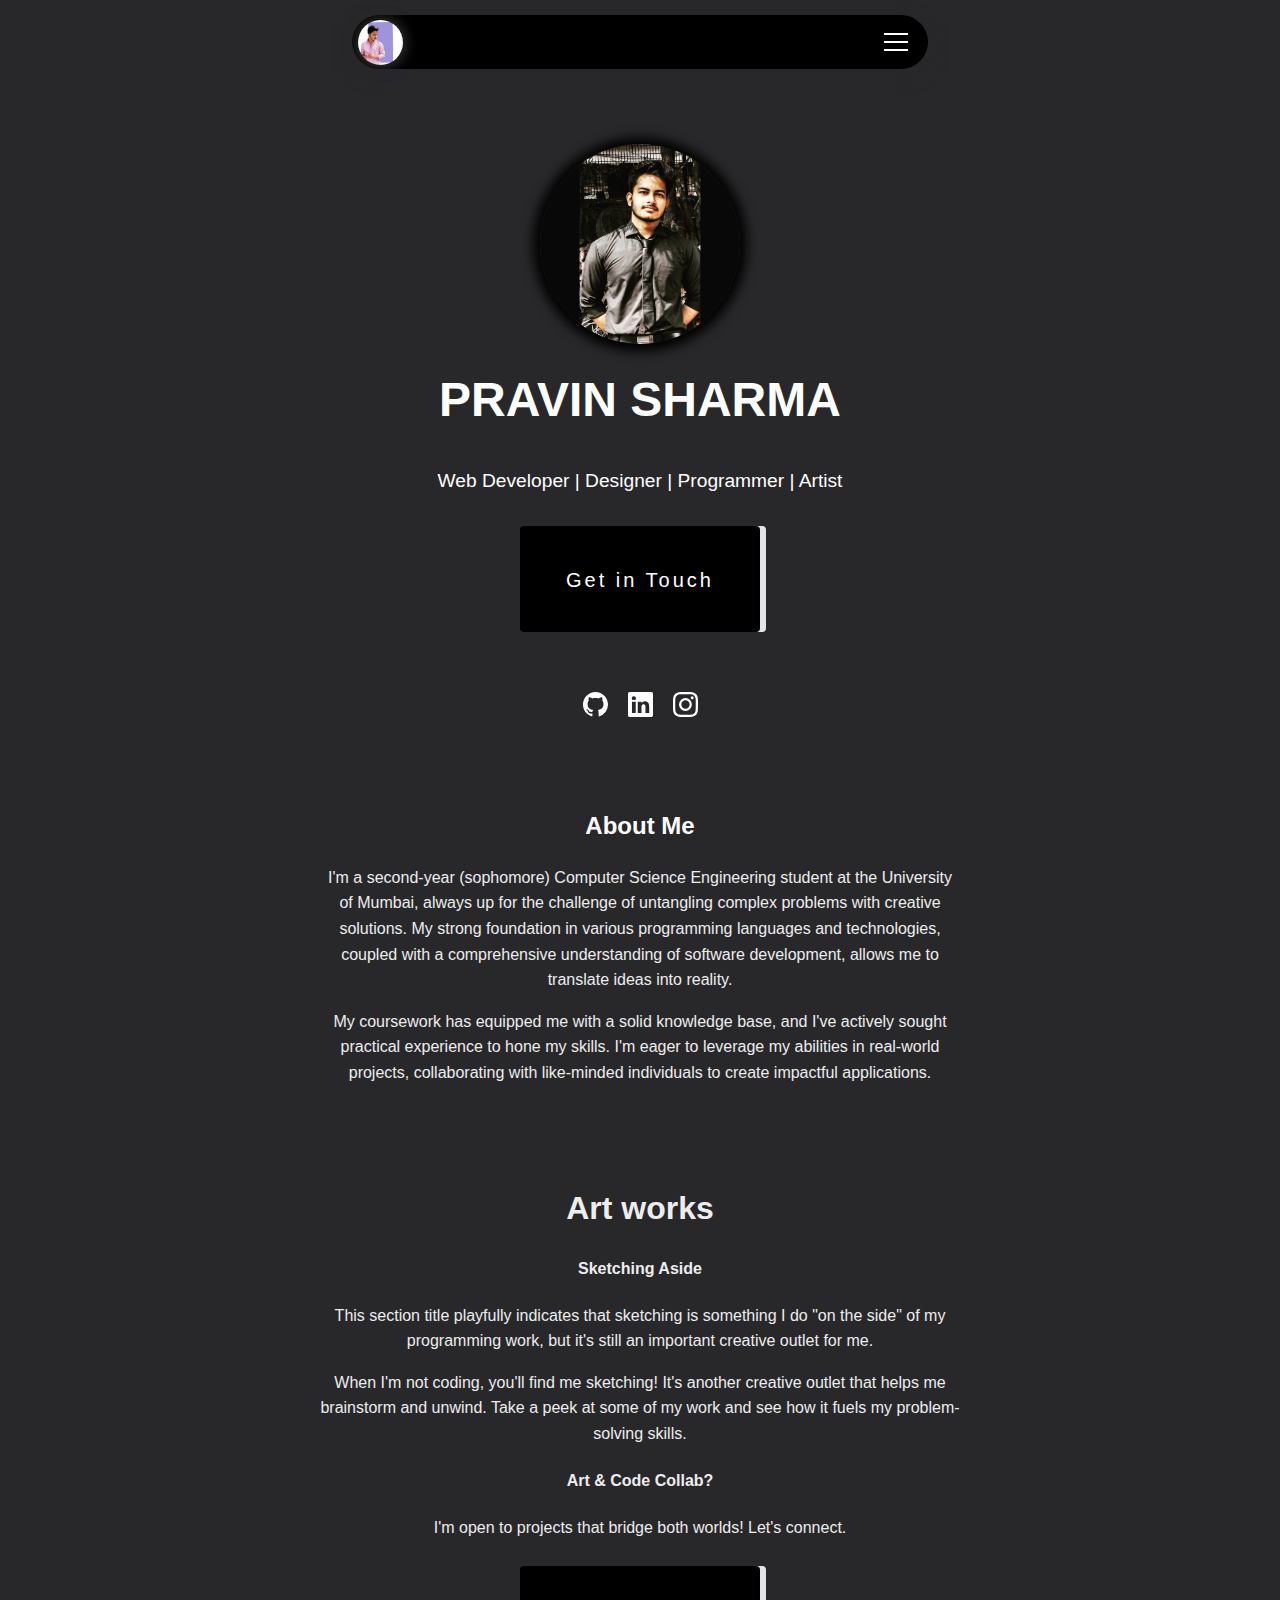
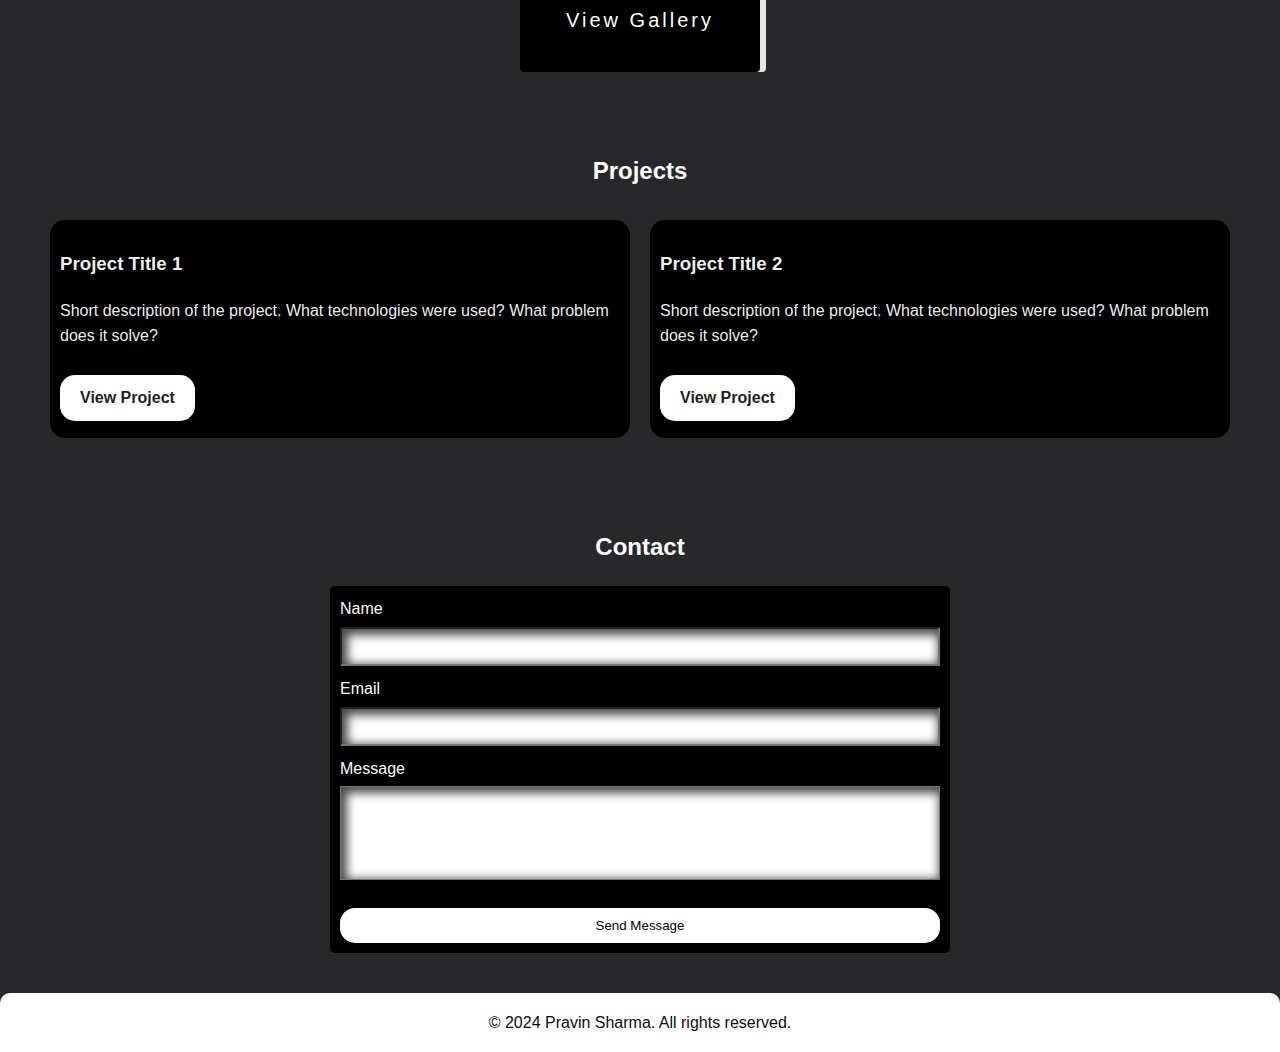
<file: index.html>
<!DOCTYPE html>
<html lang="en">
<head>
    <meta charset="UTF-8">
    <meta name="viewport" content="width=device-width, initial-scale=1.0">
    <title>PRAVIN SHARMA | Portfolio</title>
    <link rel="stylesheet" href="styles.css">
</head>
<body>

    <div id="loader">
        <div class="spinner"></div>
    </div>

    <header>
        <nav class="navbar">
            <div class="pic">
                <a href="#home"><img src="images/IMG_20240602_010104.jpg" alt="Your Logo" height="40px"></a>
            </div>
            <div class="hamburger" onclick="toggleMenu()">
                <div class="bar"></div>
                <div class="bar"></div>
                <div class="bar"></div>
            </div>
        </div>
        <ul class="nav-links">
            <li><a href="index.html#home">Home</a></li>
            <li><a href="index.html#about">About</a></li>
            <li><a href="index.html#projects">Projects</a></li>
            <li><a href="index.html#contact">Contact</a></li>
        </ul>
        </nav>
    </header>

    <!-- <div class="eye">
        <svg class="sharingan" viewBox="0 0 100 100">
          <g id="full_pupil">
            <circle id="iris" r="30" cx="50%" cy="50%"></circle>
            <circle id="pupil" r="10" cx="50%" cy="50%"></circle>
            
            <text id="iris_anomaly" class="iris_anomaly" transform="rotate(180 30,8)">,</text>
            <use href="#iris_anomaly" transform="rotate(120 50,50)" fill="black"></use>
            <use href="#iris_anomaly" transform="rotate(240 50,50)" fill="black"></use>
          </g>
        </svg>
    </div> -->


    <section id="home">
        <div class="intro">
            <div class="profile-photo" onclick="toggleFullScreenProfile()">
                <img src="images/IMG_20240321_002255_626.jpg" alt="Your Profile Photo" class="profile-photo" height="150px">
              </div>
              <div class="fullscreen-bg"></div> <!-- The blurred background -->
            
            <!-- <div class="glitch-wrapper">
                <div class="glitch" data-glitch="PRAVIN SHARMA">PRAVIN SHARMA</div>
             </div> -->
             <div class="gap"> 
                <div class="name-container">
                    <h1 id="page-name">PRAVIN SHARMA</h1>
                 </div>
            </div>
            <p>Web Developer | Designer | Programmer | Artist</p>
            <a href="#contact" class="button-49">Get in Touch</a>
        </div>
        <div class="socials">
            <a href="https://github.com/known-27"><svg xmlns="http://www.w3.org/2000/svg" width="25" height="25" fill="currentColor" class="bi bi-github" viewBox="0 0 16 16">
                <path d="M8 0C3.58 0 0 3.58 0 8c0 3.54 2.29 6.53 5.47 7.59.4.07.55-.17.55-.38 0-.19-.01-.82-.01-1.49-2.01.37-2.53-.49-2.69-.94-.09-.23-.48-.94-.82-1.13-.28-.15-.68-.52-.01-.53.63-.01 1.08.58 1.23.82.72 1.21 1.87.87 2.33.66.07-.52.28-.87.51-1.07-1.78-.2-3.64-.89-3.64-3.95 0-.87.31-1.59.82-2.15-.08-.2-.36-1.02.08-2.12 0 0 .67-.21 2.2.82.64-.18 1.32-.27 2-.27s1.36.09 2 .27c1.53-1.04 2.2-.82 2.2-.82.44 1.1.16 1.92.08 2.12.51.56.82 1.27.82 2.15 0 3.07-1.87 3.75-3.65 3.95.29.25.54.73.54 1.48 0 1.07-.01 1.93-.01 2.2 0 .21.15.46.55.38A8.01 8.01 0 0 0 16 8c0-4.42-3.58-8-8-8"/>
              </svg></a>
            <a href="https://www.linkedin.com/in/pravin-sharma-505282285/"><svg xmlns="http://www.w3.org/2000/svg" width="25" height="25" fill="currentColor" class="bi bi-linkedin" viewBox="0 0 16 16">
                <path d="M0 1.146C0 .513.526 0 1.175 0h13.65C15.474 0 16 .513 16 1.146v13.708c0 .633-.526 1.146-1.175 1.146H1.175C.526 16 0 15.487 0 14.854zm4.943 12.248V6.169H2.542v7.225zm-1.2-8.212c.837 0 1.358-.554 1.358-1.248-.015-.709-.52-1.248-1.342-1.248S2.4 3.226 2.4 3.934c0 .694.521 1.248 1.327 1.248zm4.908 8.212V9.359c0-.216.016-.432.08-.586.173-.431.568-.878 1.232-.878.869 0 1.216.662 1.216 1.634v3.865h2.401V9.25c0-2.22-1.184-3.252-2.764-3.252-1.274 0-1.845.7-2.165 1.193v.025h-.016l.016-.025V6.169h-2.4c.03.678 0 7.225 0 7.225z"/>
              </svg></a>
            <a href="https://www.instagram.com/_pravinsharma__/"><svg xmlns="http://www.w3.org/2000/svg" width="25" height="25" fill="currentColor" class="bi bi-instagram" viewBox="0 0 16 16">
                <path d="M8 0C5.829 0 5.556.01 4.703.048 3.85.088 3.269.222 2.76.42a3.9 3.9 0 0 0-1.417.923A3.9 3.9 0 0 0 .42 2.76C.222 3.268.087 3.85.048 4.7.01 5.555 0 5.827 0 8.001c0 2.172.01 2.444.048 3.297.04.852.174 1.433.372 1.942.205.526.478.972.923 1.417.444.445.89.719 1.416.923.51.198 1.09.333 1.942.372C5.555 15.99 5.827 16 8 16s2.444-.01 3.298-.048c.851-.04 1.434-.174 1.943-.372a3.9 3.9 0 0 0 1.416-.923c.445-.445.718-.891.923-1.417.197-.509.332-1.09.372-1.942C15.99 10.445 16 10.173 16 8s-.01-2.445-.048-3.299c-.04-.851-.175-1.433-.372-1.941a3.9 3.9 0 0 0-.923-1.417A3.9 3.9 0 0 0 13.24.42c-.51-.198-1.092-.333-1.943-.372C10.443.01 10.172 0 7.998 0zm-.717 1.442h.718c2.136 0 2.389.007 3.232.046.78.035 1.204.166 1.486.275.373.145.64.319.92.599s.453.546.598.92c.11.281.24.705.275 1.485.039.843.047 1.096.047 3.231s-.008 2.389-.047 3.232c-.035.78-.166 1.203-.275 1.485a2.5 2.5 0 0 1-.599.919c-.28.28-.546.453-.92.598-.28.11-.704.24-1.485.276-.843.038-1.096.047-3.232.047s-2.39-.009-3.233-.047c-.78-.036-1.203-.166-1.485-.276a2.5 2.5 0 0 1-.92-.598 2.5 2.5 0 0 1-.6-.92c-.109-.281-.24-.705-.275-1.485-.038-.843-.046-1.096-.046-3.233s.008-2.388.046-3.231c.036-.78.166-1.204.276-1.486.145-.373.319-.64.599-.92s.546-.453.92-.598c.282-.11.705-.24 1.485-.276.738-.034 1.024-.044 2.515-.045zm4.988 1.328a.96.96 0 1 0 0 1.92.96.96 0 0 0 0-1.92m-4.27 1.122a4.109 4.109 0 1 0 0 8.217 4.109 4.109 0 0 0 0-8.217m0 1.441a2.667 2.667 0 1 1 0 5.334 2.667 2.667 0 0 1 0-5.334"/>
              </svg></a>
        </div>
    </section>

    <section id="about">
        <h2 class="about-me">About Me</h2>
        <p class="fit">
            I'm a second-year (sophomore) Computer Science Engineering student at the University of Mumbai, always up for the challenge of untangling complex problems with creative solutions. My strong foundation in various programming languages and technologies, coupled with a comprehensive understanding of software development, allows me to translate ideas into reality.
          </p>
          <p class="fit">
            My coursework has equipped me with a solid knowledge base, and I've actively sought practical experience to hone my skills. I'm eager to leverage my abilities in real-world projects, collaborating with like-minded individuals to create impactful applications.
          </p>
    </section>

    <section id="sketch">
        <h1 class="my-sektch">Art works</h1>
        <h4>Sketching Aside</h4>
        <p class="fit">
            This section title playfully indicates that sketching is something I do "on the side" of my programming work, but it's still an important creative outlet for me.
          </p>
          <p class="fit">
            When I'm not coding, you'll find me sketching! It's another creative outlet that helps me brainstorm and unwind. Take a peek at some of my work and see how it fuels my problem-solving skills.
          </p>
          <h4>Art & Code Collab?</h4>
          <p class="fit">
            I'm open to projects that bridge both worlds! Let's connect.
          </p>
          <a href="sketches.html" class="button-49">View Gallery</a>
    </section>

    <section id="projects">
        <h2>Projects</h2>
        <div class="project-list">
            <div class="project-item">
                <h3>Project Title 1</h3>
                <p>Short description of the project. What technologies were used? What problem does it solve?</p>
                <div class="text-box">
                    <a href="project-link.html" class="btn btn-white btn-animate"><b>View Project</b></a>
                </div>
            </div>
            <div class="project-item">
                <h3>Project Title 2</h3>
                <p>Short description of the project. What technologies were used? What problem does it solve?</p>
                <div class="text-box">
                    <a href="project-link.html" class="btn btn-white btn-animate"><b>View Project</b></a>
                </div>
            </div>
            <!-- To Add more projects as needed -->
        </div>
    </section>

    <section id="contact">
        <h2>Contact</h2>
        <form action="/contact.php" method="post">
            <label for="name">Name</label>
            <input type="text" id="name" name="name" required>
            
            <label for="email">Email</label>
            <input type="email" id="email" name="email" required>
            
            <label for="message">Message</label>
            <textarea id="message" name="message" required></textarea>
            
            <button type="submit" name="submit" class="btn">Send Message</button>
        </form>
    </section>
     

    <footer>
        <p>&copy; 2024 Pravin Sharma. All rights reserved.</p>
    </footer>

    <script>
        window.addEventListener('load', function() {
            var loader = document.getElementById("loader");
            loader.style.display = "none";
        });
    </script>

    <script type="text/javascript">
        document.addEventListener('contextmenu', function(event) {
            event.preventDefault();
        });
    </script>

    <script src="scripts.js"></script>
</body>
</html>
</file>
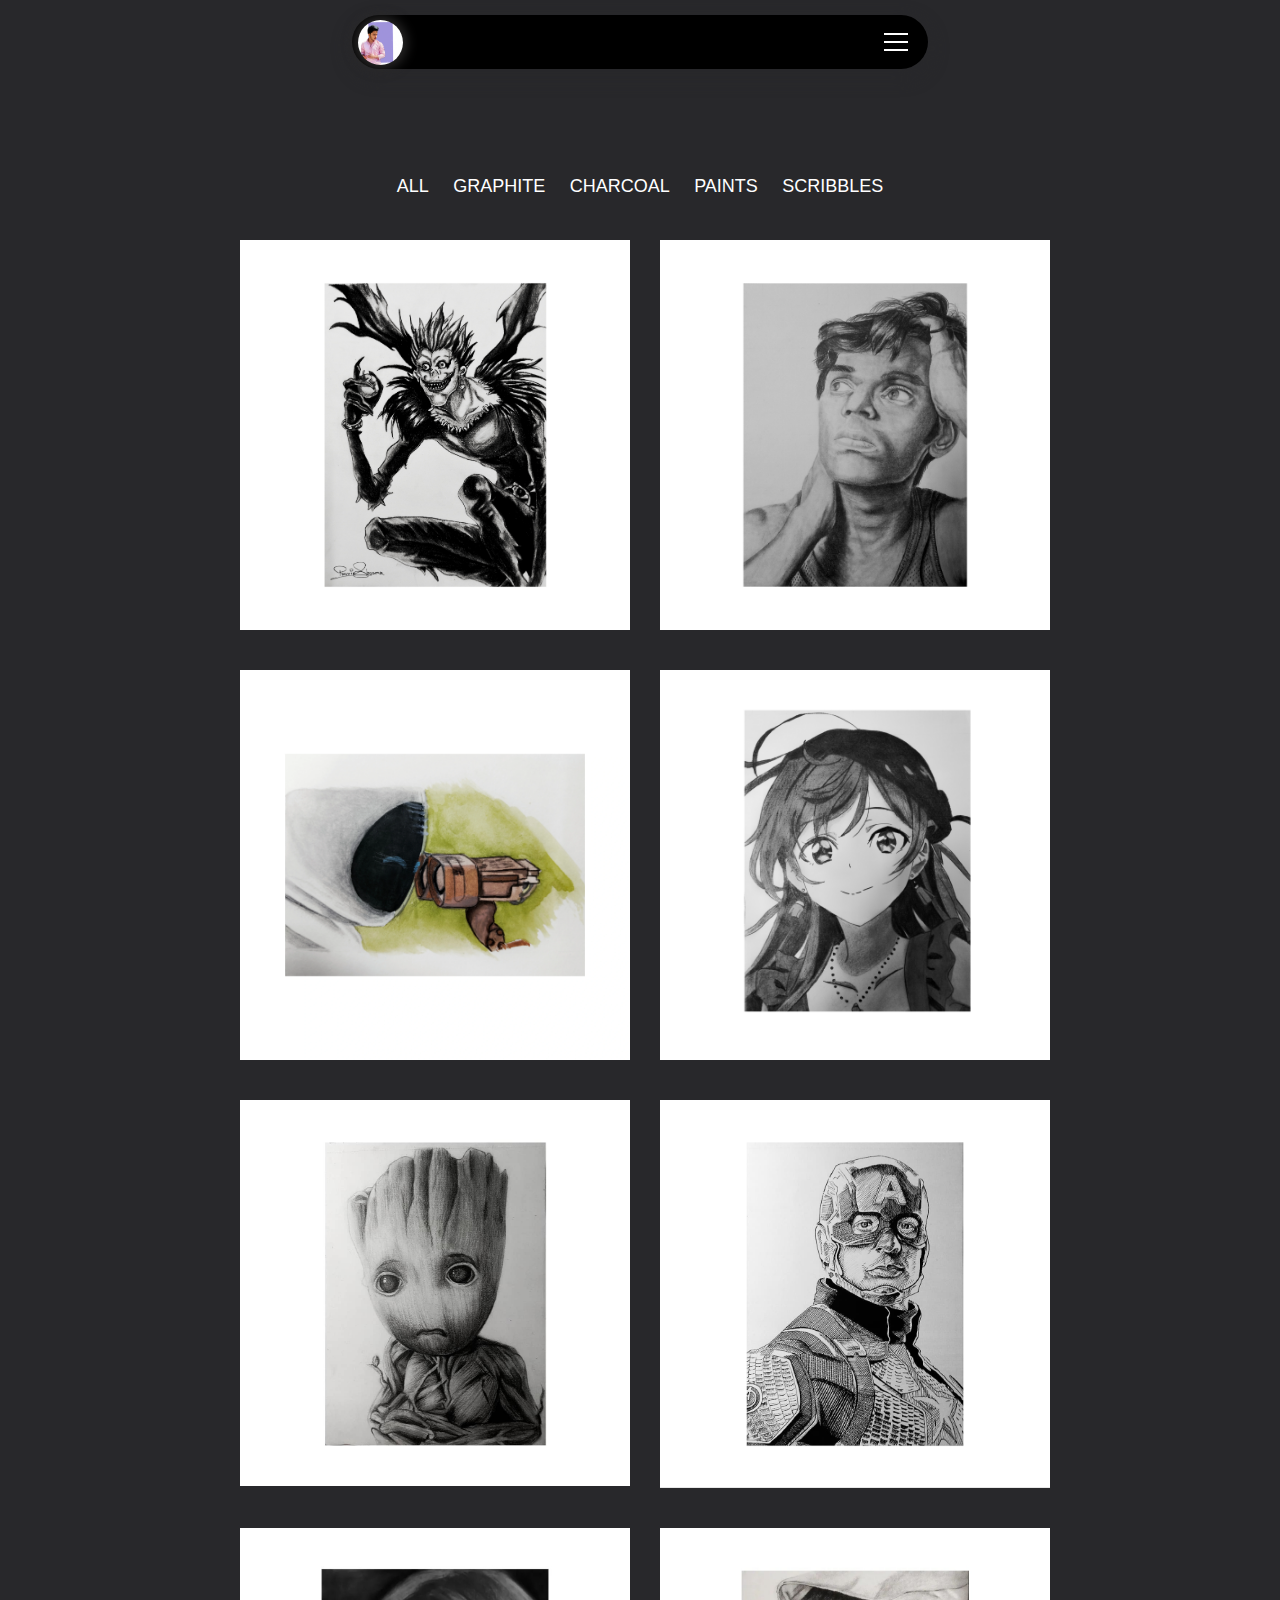
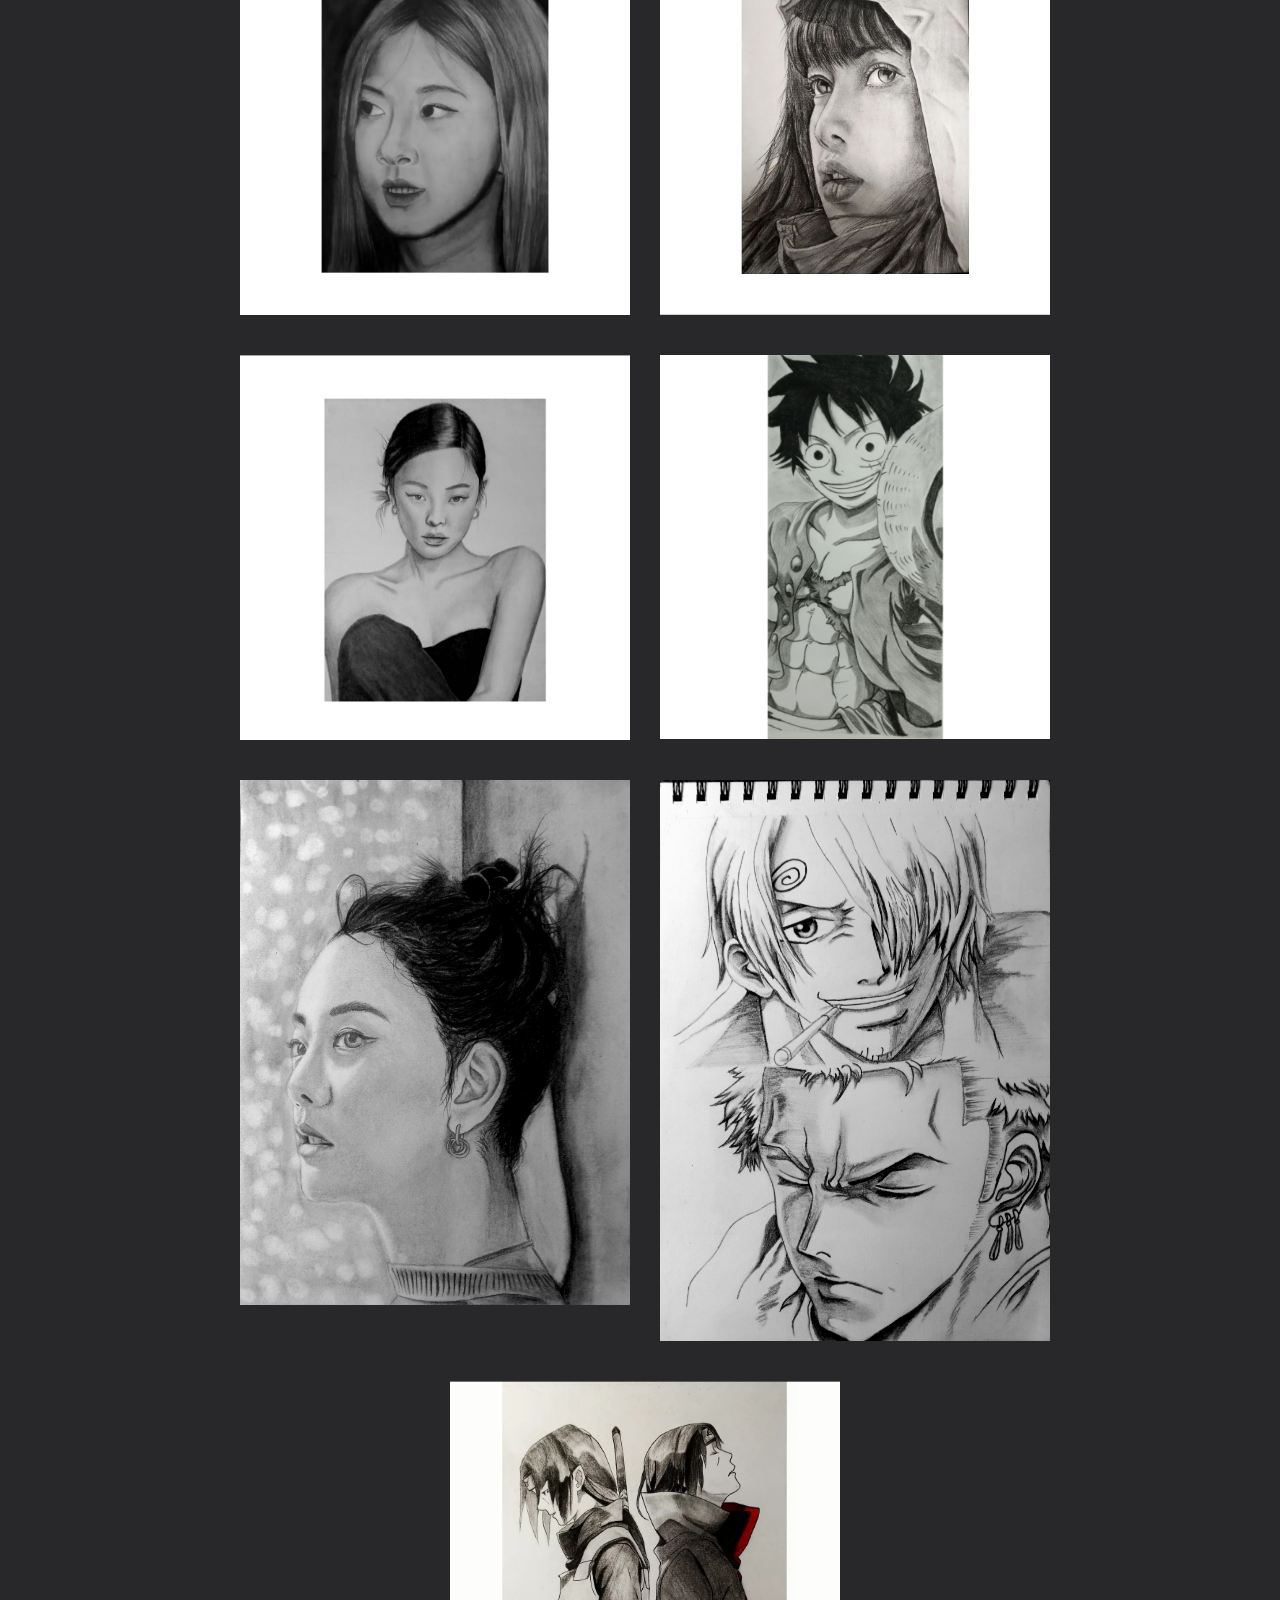
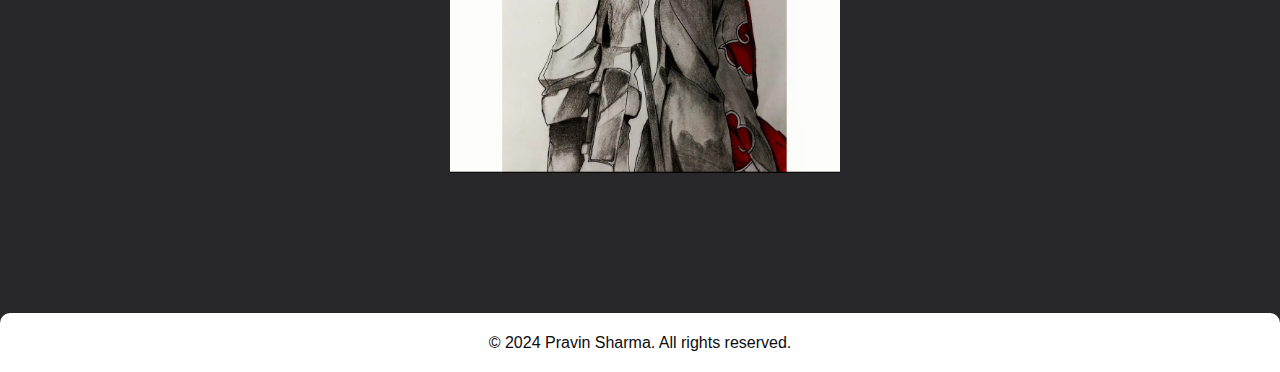
<file: sketches.html>
<!DOCTYPE html>
<html lang="en">
<head>
    <meta charset="UTF-8">
    <meta name="viewport" content="width=device-width, initial-scale=1.0">
    <title>PRAVIN SHARMA | Portfolio</title>
    <link rel="stylesheet" href="styles.css">
</head>
<body>

    <div id="loader">
        <div class="spinner"></div>
    </div>

    <header>
        <nav class="navbar">
            <div class="pic">
                <a href="index.html#home"><img src="images/IMG_20240602_010104.jpg" alt="Your Logo" height="40px"></a>
            </div>
            <div class="hamburger" onclick="toggleMenu()">
                <div class="bar"></div>
                <div class="bar"></div>
                <div class="bar"></div>
            </div>
        </div>
        <ul class="nav-links">
            <li><a href="index.html#home">Home</a></li>
            <li><a href="index.html#about">About</a></li>
            <li><a href="index.html#projects">Projects</a></li>
            <li><a href="index.html#contact">Contact</a></li>
        </ul>
        </nav>
    </header>

    <section class="gallery">
        <div class="container">
            <div class="row">
                <div class="gallery-filter">
                    <span class="filter-item active" data-filter="all">All</span>
                    <span class="filter-item" data-filter="graphite">Graphite</span>
                    <span class="filter-item" data-filter="charcoal">Charcoal</span>
                    <span class="filter-item" data-filter="paints">Paints</span>
                    <span class="filter-item" data-filter="scribbles">Scribbles</span>
                </div>
            </div>
            <div class="row">
                <!-- gallery item start -->
            <div class="gallery-item charcoal">
                <div class="gallery-item-inner">
                    <img src="sketches/IMG_20211211_000916_435.jpg" alt="shinigami-ryuk"  class="thumbnail">
                </div>
            </div>
            <!-- gellery item end -->
            <!-- gallery item start -->
            <div class="gallery-item graphite">
                <div class="gallery-item-inner">
                    <img src="sketches/IMG_20211202_204921_433.jpg" alt="shawn"  class="thumbnail">
                </div>
            </div>
            <!-- gellery item end -->
            <!-- gallery item start -->
            <div class="gallery-item paints">
                <div class="gallery-item-inner">
                    <img src="sketches/IMG_20240414_205806_056.webp" alt="wall-E"  class="thumbnail">
                </div>
            </div>
            <!-- gellery item end -->
            <!-- gallery item start -->
            <div class="gallery-item graphite">
                <div class="gallery-item-inner">
                    <img src="sketches/Picsart_22-10-09_15-39-43-462.jpg" alt="mizuhara" class="thumbnail">
                </div>
            </div>
            <!-- gellery item end -->
            <!-- gallery item start -->
            <div class="gallery-item charcoal">
                <div class="gallery-item-inner">
                    <img src="sketches/Screenshot_2023-01-29-11-47-58-48_1c337646f29875672b5a61192b9010f9.jpg" alt="i am groot" class="thumbnail">
                </div>
            </div>
            <!-- gellery item end -->
            <!-- gallery item start -->
            <div class="gallery-item">
                <div class="gallery-item-inner">
                    <img src="sketches/Screenshot_2023-01-29-11-48-47-96_1c337646f29875672b5a61192b9010f9.jpg" alt="captain america" class="thumbnail">
                </div>
            </div>
            <!-- gellery item end -->
            <!-- gallery item start -->
            <div class="gallery-item graphite">
                <div class="gallery-item-inner">
                    <img src="sketches/Screenshot_2023-01-30-21-10-30-70_1c337646f29875672b5a61192b9010f9.jpg" alt="blackPink" class="thumbnail">
                </div>
            </div>
            <!-- gellery item end -->
            <!-- gallery item start -->
            <div class="gallery-item graphite">
                <div class="gallery-item-inner">
                    <img src="sketches/Screenshot_2023-01-30-21-10-46-24_1c337646f29875672b5a61192b9010f9.jpg" alt="blackPink" class="thumbnail">
                </div>
            </div>
            <!-- gellery item end -->
            <!-- gallery item start -->
            <div class="gallery-item graphite charcoal">
                <div class="gallery-item-inner">
                    <img src="sketches/Screenshot_2023-01-30-21-11-01-07_1c337646f29875672b5a61192b9010f9.jpg" alt="blackPink" class="thumbnail">
                </div>
            </div>
            <!-- gellery item end -->
            <!-- gallery item start -->
            <div class="gallery-item charcoal">
                <div class="gallery-item-inner">
                    <img src="sketches/IMG_20210616_025751.jpg" alt="luffy" class="thumbnail">
                </div>
            </div>
            <!-- gellery item end -->
            <!-- gallery item start -->
            <div class="gallery-item graphite charcoal">
                <div class="gallery-item-inner">
                    <img src="sketches/IMG_20211006_142048-01.jpg" alt="blackPink" class="thumbnail">
                </div>
            </div>
            <!-- gellery item end -->
            <!-- gallery item start -->
            <div class="gallery-item charcoal">
                <div class="gallery-item-inner">
                    <img src="sketches/IMG_20210914_174254-01.jpg" alt="sanju zoro" class="thumbnail">
                </div>
            </div>
            <!-- gellery item end -->
            <!-- gallery item start -->
            <div class="gallery-item charcoal">
                <div class="gallery-item-inner">
                    <img src="sketches/IMG_20230129_114719.jpg" alt="itachi" class="thumbnail">
                </div>
            </div>
            <!-- gellery item end -->
            </div>

            <div id="image-modal" class="modal">
                <span class="close">&times;</span>
                <img class="modal-content" id="modal-image">
            </div>
            
        </div>
    </section>

    <footer>
        <p>&copy; 2024 Pravin Sharma. All rights reserved.</p>
    </footer>

    <script>
        window.addEventListener('load', function() {
            var loader = document.getElementById("loader");
            loader.style.display = "none";
        });
    </script>

    <script type="text/javascript">
        document.addEventListener('contextmenu', function(event) {
            event.preventDefault();
        });
    </script>

    <script src="scripts.js"></script>
</body>
</html>
</file>
<file: styles.css>
@keyframes appear {
   from {
      opacity: 0;
      scale: 0.7;

   }
   to {
      opacity: 1;
      scale: 1;
   }
}

body {
    font-family: Arial, sans-serif;
    line-height: 1.6;
    margin: 0;
    padding: 0;
    background: #28282B;
    color: white;
}

header {
   /* background: linear-gradient(180deg, #4d046f 0%, #9b0eb0 100%); */
   background-color: #000000;
    color: #000000;
    padding: 2px 0;
    position: relative;
    position: sticky;
    top: 15px;
    height: 50px;
    width: 600px;
    z-index: 1000;
    border-radius: 50px 50px 50px 50px;
    display: flex;
    align-items: center; 
    margin: 0 auto; 
    box-shadow: 0 6.5px 15px 10px #28282B;
}

@media  (max-width: 1400px) {
   header {
      /* background: linear-gradient(180deg, #4d046f 0%, #9b0eb0 100%); */
      background-color: #000000;
       color: #000000;
       padding: 2px 0;
       position: sticky;
       align-self: center;
       top: 15px;
       left: 27%;
       right: 30%;
       width: 45%;
       height: 50px;
       z-index: 1000;
       border-radius: 50px 50px 50px 50px;
       box-shadow: 0 6.5px 15px 4px #28282B;
   }
}

html {
   scroll-behavior: smooth; 
 }
 
 section {
   scroll-snap-align: start;
 }
 
.navbar {
    display: flex;
    justify-content: space-between;
    align-items: center;
    max-width: 200px;
    margin: 0 0;
    padding: 0 18px;
}

.pic img {
   width: 45px; 
   height: auto;
   display: flex;
   justify-content: left;
   border-radius: 50%;
   box-shadow: 0 0.5px 12px 4px #2b2a2a;
 }

 .pic {
   perspective: 1000px; 
   position: relative;
   right: 13px;
 }

 @media (max-width: 1400px) {
   .pic {
      perspective: 1000px;
      position: relative;
      right: 12px;
    }
 }
 
 .pic img {
   width: 45px;
   height: auto;
   transition: transform 0.6s;
   transform-style: preserve-3d;
 }
 
 .pic:hover img {
   transform: rotateZ(720deg);
 }
 
 


.nav-links {
    list-style: none;
    display: flex;
    padding: 1px 1px 0px 5px;
}
.nav-links li a {
   position: relative;
   display: inline-block;
   color: #ffffff;
 }
 
 .nav-links li a::after {
   content: '';
   position: absolute;
   bottom: -2px; 
   left: 0;
   width: 0;
   height: 2px;
   background-color: rgb(255, 0, 0);
   transition: width 0.4s ease-in-out;
 }
 
 .nav-links li a:hover::after {
   width: 100%;
   
 }
 
 

.nav-links li {
    margin: 0 40px;
}  

.nav-links a {
    color: #000000;
    text-decoration: none;
    font-size: 1em;
}

@media (max-width: 1400px) {
   .hamburger {
      display: flex;
      flex-direction: column;
      justify-content: space-around;
      width: 24px;
      height: 24px;
      cursor: pointer;
      z-index: 1;
      position: absolute;
      right: 20px;
      bottom: 15px;
    }
}

 
 .bar {
   width: 100%;
   height: 2px;
   background-color: #ffffff;
 }
 
 
 
@media (max-width: 1400px) {
    .nav-links {
        display: none;
        flex-direction: column;
        width: 100%;
        position: absolute;
        top: 60px;
        left: 0;
        /* background: linear-gradient(180deg, #4d046f 0%, #9b0eb0 100%); */
        background-color: #000000;
        border-radius: 10px;
        box-shadow: 0 7.5px 13px 3px #28282B;
    }

    .nav-links li {
        text-align: center;
        margin: 10px 0;
    }

    .hamburger {
        display: flex;
    }

    .nav-links.active {
        display: flex;
    }
}


                                                            /* introduction part */
.intro {
    background: transparent;
    padding: 50px;
    text-align: center;
}


                                                            /* profile photo */
.profile-photo {
   box-shadow: 0 0.5px 12px 7px #000000;
   display: inline-block;
   overflow: hidden;
   border-radius: 50%;
   transition: transform 0.3s ease-in-out;
   position: relative;
   z-index: 1;
   cursor: pointer;
 }
 
 .profile-photo img {
   display: block;
   width: 200px;
   height: auto;
 }
 
 .profile-photo:hover {
   transform: scale(1.2);
 }
 
 .profile-photo.active {
   position: fixed;
   top: 55%;
   left: 50%;
   transform: translate(-50%, -50%) scale(1.6);
   z-index: 2;
 }
 
 .profile-photo.active img {
   max-width: 100%;
   max-height: 100vh;
   object-fit: contain;
 }
 
 .fullscreen-bg {
   position: fixed;
   top: 0;
   left: 0;
   width: 100vw;
   height: 100vh;
   background-color: rgba(0, 0, 0, 0.5);
   backdrop-filter: blur(10px);
   z-index: 1; 
   display: none;
 }
 
 .profile-photo.active img {
   max-width: 100%; 
   max-height: 100vh;
   object-fit: contain;
 }
 
 .profile-photo.active + .fullscreen-bg {
   display: block;
 }


 .socials {
   display: flex;
   justify-content: center;
   animation: appear linear;
   animation-timeline: view();
   animation-range: entry 0% cover 30%;
}
.socials a {
   display: flex;
   padding: 10px;
   color: white;
   transition: transform 0.3s ease, color 0.3s ease;
   position: relative; 
   overflow: hidden;
}

.socials a:hover {
   transform: scale(1.3);
   transform: translateY(-3px);
   /* box-shadow: 4px 4px 0px 2px #ff0101; */
   color: #000000; /* Change this to the desired hover color */
}

.socials a:active {
   transform: translateY(-1px);
   /* box-shadow: 4px 4px 0px 2px #ff0101; */
}

.socials a::after {
   content: "";
   display: block;
   position: absolute;
   width: 100%;
   height: 100%;
   top: 0;
   left: 0;
   background-color: rgba(255, 255, 255, 0);
   z-index: -1;
   transition: all 0.3s ease;
   opacity: 0;
}

.socials a:hover::after {
   transform: scaleX(1.4) scaleY(1.6);
   opacity: 1;
}

@keyframes moveInBottom {
    0% {
        opacity: 0;
        transform: translateY(30px);
    }
    100% {
        opacity: 1;
        transform: translateY(0px);
    }
}


.intro h1 {
    margin: 0;
}

.intro p {
    font-size: 1.2em;
}

                                                            /* button for intro section "get in touch" */
.button-49 {
    /* background: linear-gradient(180deg, #4d046f 0%, #9b0eb0 100%); */
    background-color: #000000;
    color: #ffffff;
    padding: 10px 20px;
    text-decoration: none;
    display: inline-block;
    margin-top: 10px;
    border-radius: 4px 4px 4px 4px;
    animation: appear linear;
    animation-timeline: view();
    animation-range: entry 0% cover 30%;
   
}

.button-49,
.button-49:after {
  width: 150px;
  height: 76px;
  line-height: 78px;
  font-size: 20px;
  font-family: 'Bebas Neue', sans-serif;
  border: 0;
  color: #fff;
  letter-spacing: 3px;
  box-shadow: 6px 0px 0px #e1e6e7;
  outline: transparent;
  position: relative;
  user-select: none;
  -webkit-user-select: none;
  touch-action: manipulation;
}

.button-49:after {
  --slice-0: inset(50% 50% 50% 50%);
  --slice-1: inset(80% -6px 0 0);
  --slice-2: inset(50% -6px 30% 0);
  --slice-3: inset(10% -6px 85% 0);
  --slice-4: inset(40% -6px 43% 0);
  --slice-5: inset(80% -6px 5% 0);
  
  content: 'arigato';
  display: block;
  position: absolute;
  top: 0;
  left: 0;
  right: 0;
  bottom: 0;
  background: linear-gradient(45deg, transparent 3%, #00E6F6 3%, #00E6F6 5%, #FF013C 5%);
  text-shadow: -3px -3px 0px #F8F005, 3px 3px 0px #00E6F6;
  clip-path: var(--slice-0);
}

.button-49:hover:after {
  animation: 1.2s glitch;
  animation-timing-function: steps(2, end);
}

@keyframes glitch {
  0% {
    clip-path: var(--slice-1);
    transform: translate(-20px, -10px);
  }
  10% {
    clip-path: var(--slice-3);
    transform: translate(10px, 10px);
  }
  20% {
    clip-path: var(--slice-1);
    transform: translate(-10px, 10px);
  }
  30% {
    clip-path: var(--slice-3);
    transform: translate(0px, 5px);
  }
  40% {
    clip-path: var(--slice-2);
    transform: translate(-5px, 0px);
  }
  50% {
    clip-path: var(--slice-3);
    transform: translate(5px, 0px);
  }
  60% {
    clip-path: var(--slice-4);
    transform: translate(5px, 10px);
  }
  70% {
    clip-path: var(--slice-2);
    transform: translate(-10px, 10px);
  }
  80% {
    clip-path: var(--slice-5);
    transform: translate(20px, -10px);
  }
  90% {
    clip-path: var(--slice-1);
    transform: translate(-10px, 0px);
  }
  100% {
    clip-path: var(--slice-1);
    transform: translate(0);
  }
}

@media (min-width: 768px) {
  .button-49,
  .button-49:after {
    width: 200px;
    height: 86px;
    line-height: 88px;
  }
}

/*-------------------------------------- button for project section and form section --------------------------------------------------*/
.btn {
   background: #ffffff;
   color: #000000;
   padding: 10px 20px;
   text-decoration: none;
   display: inline-block;
   margin-top: 10px;
   border-radius: 15px;
   border: none;
   cursor: pointer;
   position: relative; 
   overflow: hidden;
   transition: all 0.3s ease;
}

.btn:hover {
   transform: translateY(-3px);
   box-shadow: 4px 4px 0px 2px #990000;
}

.btn:active {
   transform: translateY(-1px);
   box-shadow: 4px 4px 0px 2px #990000;
}

.btn-white {
   background-color: #fff;
   color: #1f1f1f;
}

.btn::after {
   content: "";
   display: block;
   position: absolute;
   width: 100%;
   height: 100%;
   top: 0;
   left: 0;
   background-color: rgba(255, 255, 255, 0.1);
   z-index: -1;
   border-radius: 15px;
   transition: all 0.3s ease;
   opacity: 0;
}

.btn:hover::after {
   transform: scaleX(1.4) scaleY(1.6);
   opacity: 1;
}


@keyframes moveInBottom {
    0% {
        opacity: 0;
        transform: translateY(30px);
    }

    100% {
        opacity: 1;
        transform: translateY(0px);
    }
}


                                                            /* about section */
#about {
    text-align: center;
    margin-left: 300px;
    align-self: center;
    margin-right: 300px;
    color: rgb(237, 237, 237);
    animation: appear linear;
    animation-timeline: view();
    animation-range: entry 0% cover 30%;
}
#about .about-me {
   text-align: center;
   color: white;
}
@media (max-width: 820px) {
   #about {
      text-align: center;
      margin-left: 100px;
      margin-right: 100px;
  }
}

@media (max-width: 768px) {
   #about {
      text-align: center;
      margin-left: 10px;
      margin-right: 10px;
  }
}

.fit {
   animation: appear linear;
   animation-timeline: view();
   animation-range: entry 0% cover 30%;
}


/*------------------------------------------------------- sketches page section ------------------------------------------------------*/
#sketch {
   text-align: center;
   margin-left: 300px;
   align-self: center;
   margin-right: 300px;
   color: rgb(237, 237, 237);
   animation: appear linear;
   animation-timeline: view();
   animation-range: entry 0% cover 30%;
}
#sketch .my-sketch {
  text-align: center;
  color: white;
}
@media (max-width: 820px) {
  #sketch {
     text-align: center;
     margin-left: 100px;
     margin-right: 100px;
 }
}

@media (max-width: 768px) {
  #sketch {
     text-align: center;
     margin-left: 10px;
     margin-right: 10px;
 }
}

section {
    padding: 20px;
    margin: 20px;
}


/* project section */
#projects h2 {
   text-align: center;
   animation: appear linear;
   animation-timeline: view();
   animation-range: entry 0% cover 30%;
}

.project-list {
    display: flex;
    flex-wrap: wrap;
    justify-content: center;
}
@media (max-width: 768px) {
   .project-list {
      display: flex;
      flex-wrap:wrap;
      flex-direction: column;
      justify-content: center;
  }
}

.project-item {
   animation: appear linear;
   animation-timeline: view();
   animation-range: entry 0% cover 30%;
}

.project-item {
   /* background: linear-gradient(180deg, #4d046f 0%, #9b0eb0 100%); */
   background-color: #000000;
    color: #ffffffef;
    padding: 10px;
    margin: 10px;
    flex: 1 0 30%;
    box-sizing: border-box;
    border-radius: 15px 15px 15px 15px;
}


                                                            /* contact section */
#contact h2 {
   text-align: center;
   animation: appear linear;
   animation-timeline: view();
   animation-range: entry 0% cover 30%;
}
form {
    max-width: 600px;
    margin: 0 auto;
    padding: 10px;
    /* background: linear-gradient(180deg, #4d046f 0%, #9b0eb0 100%); */
    background-color: #000000;
    border-radius: 5px;
    animation: appear linear;
    animation-timeline: view();
    animation-range: entry 0% cover 30%;
}

form label {
    display: block;
    margin-bottom: 5px;
}

form input {
    width: 96%;
    padding: 10px;
    margin-bottom: 10px;
    box-shadow: inset 3px 3px 10px 3px #4d4c4c;
}

@media (max-width: 620px) {
   form input {
      width: 92%;
      padding: 10px;
      margin-bottom: 10px;
      box-shadow: inset 3px 3px 10px 3px #4d4c4c;
  }
}

form textarea {
   width: 99%;
   padding-bottom: 60px;
   margin-bottom: 10px;
   box-shadow: inset 3px 3px 10px 3px #4d4c4c;
   resize: none;
}

@media (max-width: 620px) {
   form textarea {
      width: 98%;
      padding-bottom: 60px;
      margin-bottom: 10px;
      box-shadow: inset 3px 3px 10px 3px #4d4c4c;
      resize: none;
   }
}

form button {
    width: 100%;
    padding: 10px;
    background: #333;
    color: #fff;
    border: none;
    cursor: pointer;
}


                                                            /* footer section */
footer {
    background: #ffffff;
    color: #0c0c0c;
    text-align: center;
    padding: 1px 0;
    border-radius: 10px 10px 0 0;
}

                                                            /* glitch effect for the name */
/* .glitch-wrapper {
width: 100%;
height: 100%;
display: flex;
align-items: center;
justify-content: center;
text-align: center;
background-color: #28282B;
padding-top: 30px;
}

.glitch {
position: relative;
font-size: 50px;
font-weight: 700;
line-height: 1.2;
color: #fff;
letter-spacing: 5px;
z-index: 1;
}

.glitch:before {
content: attr(data-glitch);
position: absolute;
top: 0;
left: -2px;
width: 100%;
color: #fff;
background-color: #28282B;
overflow: hidden;
clip: rect(0, 900px, 0, 0);
animation: noise-before 3s infinite linear alternate-reverse;
}

.glitch:after {
content: attr(data-glitch);
position: absolute;
top: 0;
left: 2px;
width: 100%;
color: #fff;
background-color: #28282B;
overflow: hidden;
clip: rect(0, 900px, 0, 0);
animation: noise-after 2s infinite linear alternate-reverse;
}

@keyframes noise-before {
0% {
   clip: rect(61px, 9999px, 52px, 0);
}

5% {
   clip: rect(33px, 9999px, 144px, 0);
}

10% {
   clip: rect(121px, 9999px, 115px, 0);
}

15% {
   clip: rect(144px, 9999px, 162px, 0);
}

20% {
   clip: rect(62px, 9999px, 180px, 0);
}

25% {
   clip: rect(34px, 9999px, 42px, 0);
}

30% {
   clip: rect(147px, 9999px, 179px, 0);
}

35% {
   clip: rect(99px, 9999px, 63px, 0);
}

40% {
   clip: rect(188px, 9999px, 122px, 0);
}

45% {
   clip: rect(154px, 9999px, 14px, 0);
}

50% {
   clip: rect(63px, 9999px, 37px, 0);
}

55% {
   clip: rect(161px, 9999px, 147px, 0);
}

60% {
   clip: rect(109px, 9999px, 175px, 0);
}

65% {
   clip: rect(157px, 9999px, 88px, 0);
}

70% {
   clip: rect(173px, 9999px, 131px, 0);
}

75% {
   clip: rect(62px, 9999px, 70px, 0);
}

80% {
   clip: rect(24px, 9999px, 153px, 0);
}

85% {
   clip: rect(138px, 9999px, 40px, 0);
}

90% {
   clip: rect(79px, 9999px, 136px, 0);
}

95% {
   clip: rect(25px, 9999px, 34px, 0);
}

100% {
   clip: rect(173px, 9999px, 166px, 0);
}
}

@keyframes noise-after {
0% {
   clip: rect(26px, 9999px, 33px, 0);
}

5% {
   clip: rect(140px, 9999px, 198px, 0);
}

10% {
   clip: rect(184px, 9999px, 89px, 0);
}

15% {
   clip: rect(121px, 9999px, 6px, 0);
}

20% {
   clip: rect(181px, 9999px, 99px, 0);
}

25% {
   clip: rect(154px, 9999px, 133px, 0);
}

30% {
   clip: rect(134px, 9999px, 169px, 0);
}

35% {
   clip: rect(26px, 9999px, 187px, 0);
}

40% {
   clip: rect(147px, 9999px, 137px, 0);
}

45% {
   clip: rect(31px, 9999px, 52px, 0);
}

50% {
   clip: rect(191px, 9999px, 109px, 0);
}

55% {
   clip: rect(74px, 9999px, 54px, 0);
}

60% {
   clip: rect(145px, 9999px, 75px, 0);
}

65% {
   clip: rect(153px, 9999px, 198px, 0);
}

70% {
   clip: rect(99px, 9999px, 136px, 0);
}

75% {
   clip: rect(118px, 9999px, 192px, 0);
}

80% {
   clip: rect(1px, 9999px, 83px, 0);
}

85% {
   clip: rect(145px, 9999px, 98px, 0);
}

90% {
   clip: rect(121px, 9999px, 154px, 0);
}

95% {
   clip: rect(156px, 9999px, 44px, 0);
}

100% {
   clip: rect(67px, 9999px, 122px, 0);
}
} */

.gap {
   padding: 20px;
}

.name-container {
   position: relative;
 }
 .name-container:before {
   content: "";
   position:absolute;
   display: flex;
   justify-content: center;
   top: calc( 100% - 2px );
   width: 100%;
   height: 4px;
   /* background-color: #cf0000; */
   background-color: #000000;
   transform-origin: center center;
   transform: scaleX(0);
   -webkit-animation: line-animation 3s ease infinite alternate;
           animation: line-animation 3s ease infinite alternate;
 }
 .name-container h1#page-name {
   font: bold 3rem "Arial", sans-serif;
   -webkit-animation: clip-path-reveal-1 3s ease infinite alternate;
           animation: clip-path-reveal-1 3s ease infinite alternate;
 }
 
 @-webkit-keyframes line-animation {
   0% {
     transform: scaleX(0);
   }
   15% {
     transform: scaleX(0);
   }
   20%, 25% {
     transform: scaleX(1);
     top: calc( 100% - 2px );
   }
   50% {
     transform: scaleX(1);
     top: 0px;
   }
   70% {
     transform: scaleX(0.2);
     top: 0px;
   }
   80%, 100% {
     transform: scaleX(0.2);
     top: 0px;
   }
 }
 
 @keyframes line-animation {
   0% {
     transform: scaleX(0);
   }
   15% {
     transform: scaleX(0);
   }
   20%, 25% {
     transform: scaleX(1);
     top: calc( 100% - 2px );
   }
   50% {
     transform: scaleX(1);
     top: 0px;
   }
   70% {
     transform: scaleX(0.2);
     top: 0px;
   }
   80%, 100% {
     transform: scaleX(0.2);
     top: 0px;
   }
 }
 @-webkit-keyframes clip-path-reveal-1 {
   0%, 25% {
     -webkit-clip-path: polygon(0 100%, 100% 100%, 100% 100%, 0% 100%);
             clip-path: polygon(0 100%, 100% 100%, 100% 100%, 0% 100%);
   }
   50% {
     -webkit-clip-path: polygon(0 0, 100% 0, 100% 100%, 0% 100%);
             clip-path: polygon(0 0, 100% 0, 100% 100%, 0% 100%);
   }
 }
 @keyframes clip-path-reveal-1 {
   0%, 25% {
     -webkit-clip-path: polygon(0 100%, 100% 100%, 100% 100%, 0% 100%);
             clip-path: polygon(0 100%, 100% 100%, 100% 100%, 0% 100%);
   }
   50% {
     -webkit-clip-path: polygon(0 0, 100% 0, 100% 100%, 0% 100%);
             clip-path: polygon(0 0, 100% 0, 100% 100%, 0% 100%);
   }
 }




/*-------------------------------------------------- css for sketches page -------------------------------------------------------- */


.container{
   max-width: 1170px;
   margin:auto;
}

.row {
   display: flex;
   flex-wrap: wrap;
   justify-content: center;
}

.gallery {
   display: block;
   min-height: 100vh;
   background-color: #28282B;
   padding: 100px 0;
}
.gallery .gallery-filter {
   background-color: transparent;
   padding:0 15px;
   text-align: center;
   margin-bottom: 20px;
}
.gallery .gallery-filter .filter-item{
   position: relative;
   color: #ffffff;
   font-size: 18px;
   text-transform: uppercase;
   display: inline-block;
   margin: 0  10px;
   cursor: pointer;
   border-bottom: 2px solid transparent;
   line-height: 1.2;
   transition: all 0.3s ease;
}

/* Underline animation effect */
.gallery .gallery-filter .filter-item::after {
   content: '';
   position: absolute;
   bottom: -2px;
   left: 0;
   width: 0;
   height: 2px;
   background-color: rgb(255, 0, 0);
   transition: width 0.4s ease-in-out;
}

.gallery .gallery-filter .filter-item:hover::after {
   width: 100%;
}

/* .gallery .gallery-filter .filter-item.active{
   color: rgb(255, 255, 255);
   border-color: rgb(255, 0, 0);  
} */
.gallery-item img {
   max-width: 100%;
   vertical-align: middle;
}

.gallery .gallery-item{
   width: calc(100% / 3);
   padding: 15px;
   /* animation: appear linear;
   animation-timeline: view();
   animation-range: entry 0% cover 30%; */
}

.gallery .gallery-item-inner img{
   width: 100%;
}

.gallery .gallery-item.show{
   animation: fadeIn 0.5s ease;
}
@keyframes fadeIn {
   0%{
      opacity: 0;
   }
   100%{
      opacity: 1;
   }
}

.gallery .gallery-item.hide{
   display: none;
}

/* responsive */

@media(max-width: 991px) {
   .gallery .gallery-item{
      width: 50%;
   }
}
@media(max-width: 767px){
   .gallery .gallery-item{
      width: 100%;
   }
}


.thumbnail {
   width: 150px;
   height: auto;
   margin: 5px;
   cursor: pointer;
   transition: transform 0.7s;
}

.thumbnail:hover {
   transform: scale(1.1);
}

.modal {
   display: none;
   position: fixed;
   z-index: 1;
   left: 0;
   top: 0;
   width: 100%;
   height: 100%;
   overflow: auto;
   background-color: rgba(0, 0, 0, 0.9);
   align-content: center;
}

.modal-content {
   margin: auto;
   display: block;
   width: 80%;
   max-width: 700px;
}

.close {
   position: absolute;
   top: 15px;
   right: 35px;
   color: #fff;
   font-size: 40px;
   font-weight: bold;
   transition: 0.3s;
}

.close:hover,
.close:focus {
   color: #bbb;
   text-decoration: none;
   cursor: pointer;
}


/*------------------------------------------------------------- circular loader  -------------------------------------------------------- */

/* Loader styles */
/* #loader {
   position: fixed;
   left: 0;
   top: 0;
   width: 100%;
   height: 100%;
   z-index: 9999;
   background: rgba(255, 255, 255, 0.8); 
   display: flex;
   justify-content: center;
   align-items: center;
}

.spinner {
   border: 16px solid rgba(243, 243, 243, 0.6);
   border-top: 16px solid #9b0eb0;
   border-right: 16px solid #c71585; 
   border-bottom: 16px solid #ff1493;
   border-left: 16px solid #ff69b4;
   border-radius: 50%;
   width: 120px;
   height: 120px;
   animation: spin 0.8s cubic-bezier(0.68, -0.55, 0.27, 1.55) infinite; 
}

@keyframes spin {
   0% { transform: rotate(0deg); }
   100% { transform: rotate(360deg); }
} */

/* ----------------------------------------------------- polygon shape loader ------------------------------------------------------ */

/* #loader {
   position: fixed;
   left: 0;
   top: 0;
   width: 100%;
   height: 100%;
   z-index: 9999;
   background: rgba(255, 255, 255, 0.8); 
   display: flex;
   justify-content: center;
   align-items: center;
}

.spinner {
   width: 120px;
   height: 120px;
   background: linear-gradient(120deg, #ff1493, #c71585, #9b0eb0, #ff69b4); 
   clip-path: polygon(50% 0%, 100% 25%, 100% 75%, 50% 100%, 0% 75%, 0% 25%); 
   animation: spin 0.8s cubic-bezier(0.68, -0.55, 0.27, 1.55) infinite; 
}

@keyframes spin {
   0% { transform: rotate(0deg); }
   100% { transform: rotate(360deg); }
} */

/* ----------------------------------------------------- pentagon shape loader ------------------------------------------------------ */

#loader {
   position: fixed;
   left: 0;
   top: 0;
   width: 100%;
   height: 100%;
   z-index: 9999;
   background: rgba(255, 255, 255, 0.8);
   display: flex;
   justify-content: center;
   align-items: center;
}

.spinner {
   width: 120px;
   height: 120px;
   border-radius: 50%;
   background: conic-gradient(from 0deg, #000000, #2c2c2c, #575757, #7f7f7f, #000000);
   animation: spin 1s linear infinite;
}

@keyframes spin {
   0% { transform: rotate(0deg); }
   100% { transform: rotate(360deg); }
}

/* ----------------------------------------------------- diamon shape loader ------------------------------------------------------ */

/* #loader {
   position: fixed;
   left: 0;
   top: 0;
   width: 100%;
   height: 100%;
   z-index: 9999;
   background: rgba(255, 255, 255, 0.8); 
   display: flex;
   justify-content: center;
   align-items: center;
}

.spinner {
   width: 100px;
   height: 100px;
   background: linear-gradient(135deg, #ff1493, #c71585, #9b0eb0, #ff69b4); 
   clip-path: polygon(50% 0%, 100% 50%, 50% 100%, 0% 50%);
   animation: spin 0.8s cubic-bezier(0.68, -0.55, 0.27, 1.55) infinite;
}

@keyframes spin {
   0% { transform: rotate(0deg); }
   100% { transform: rotate(360deg); }
} */
</file>
